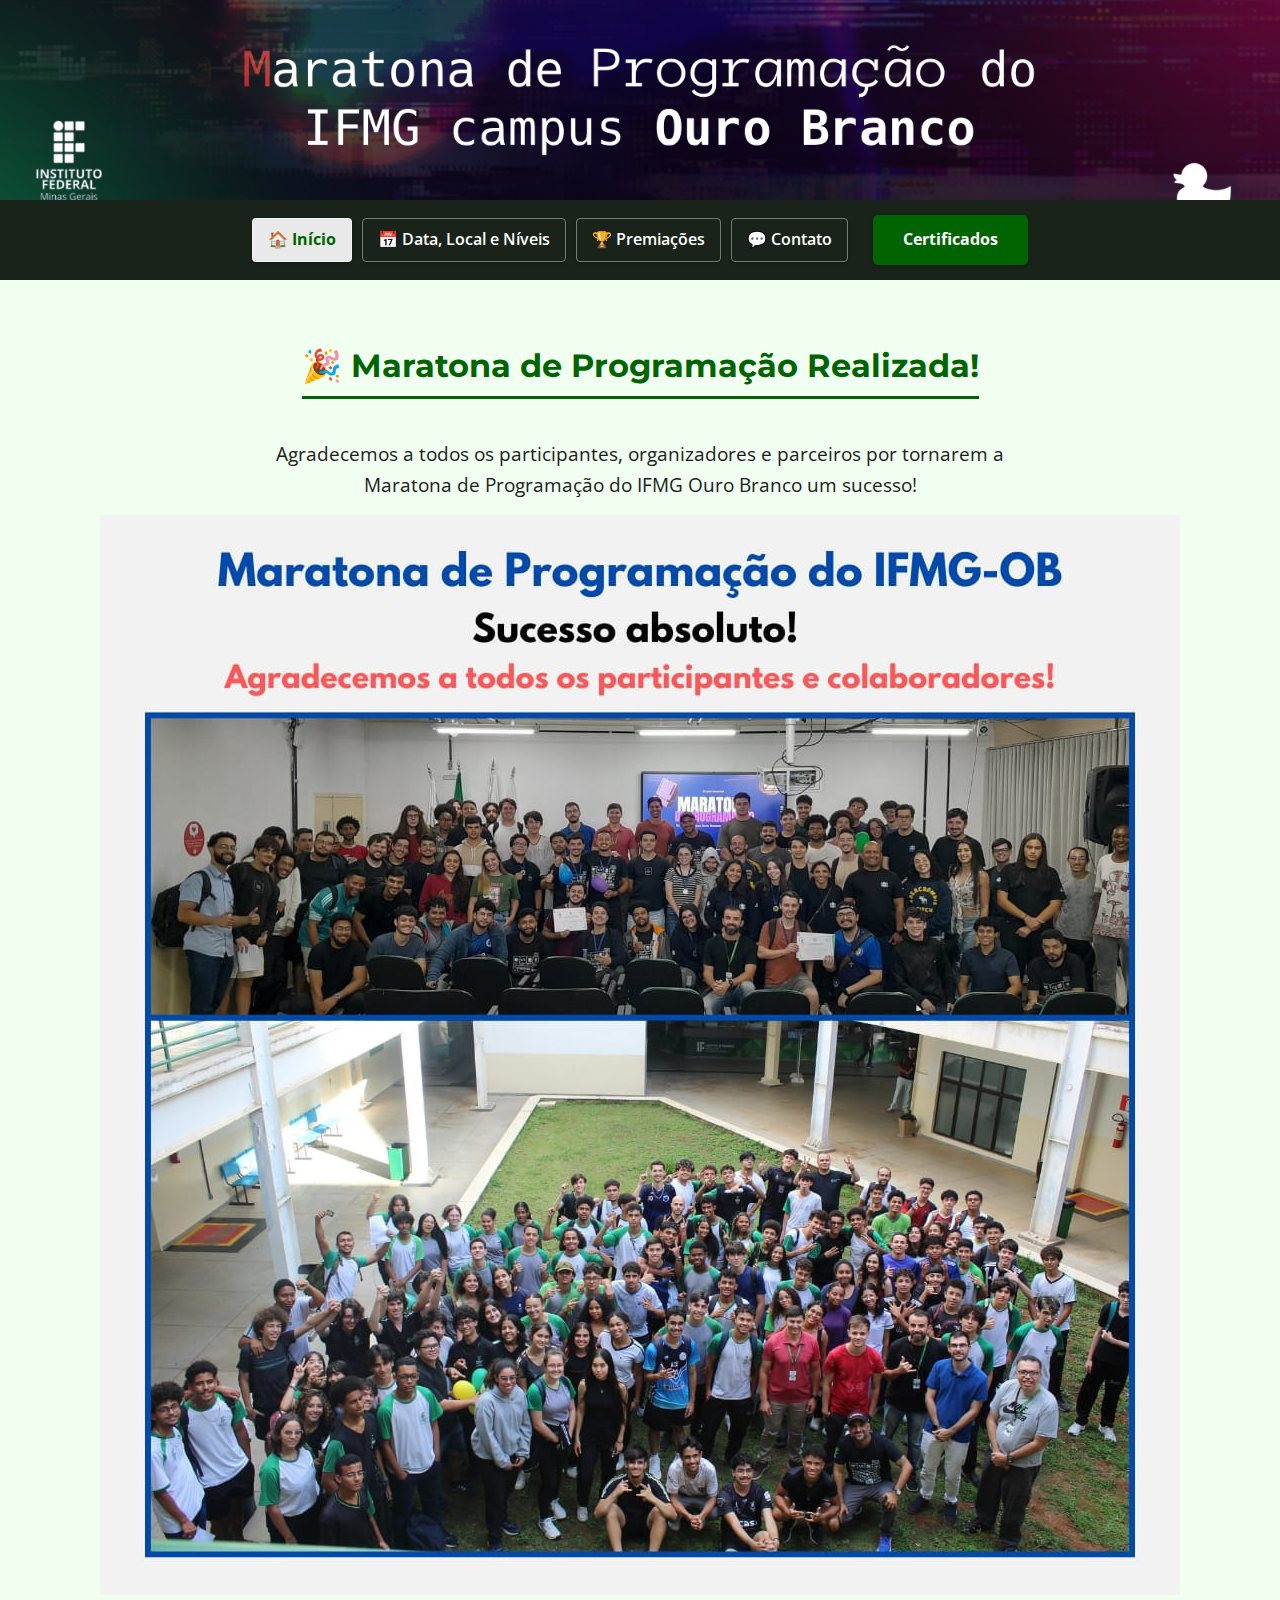
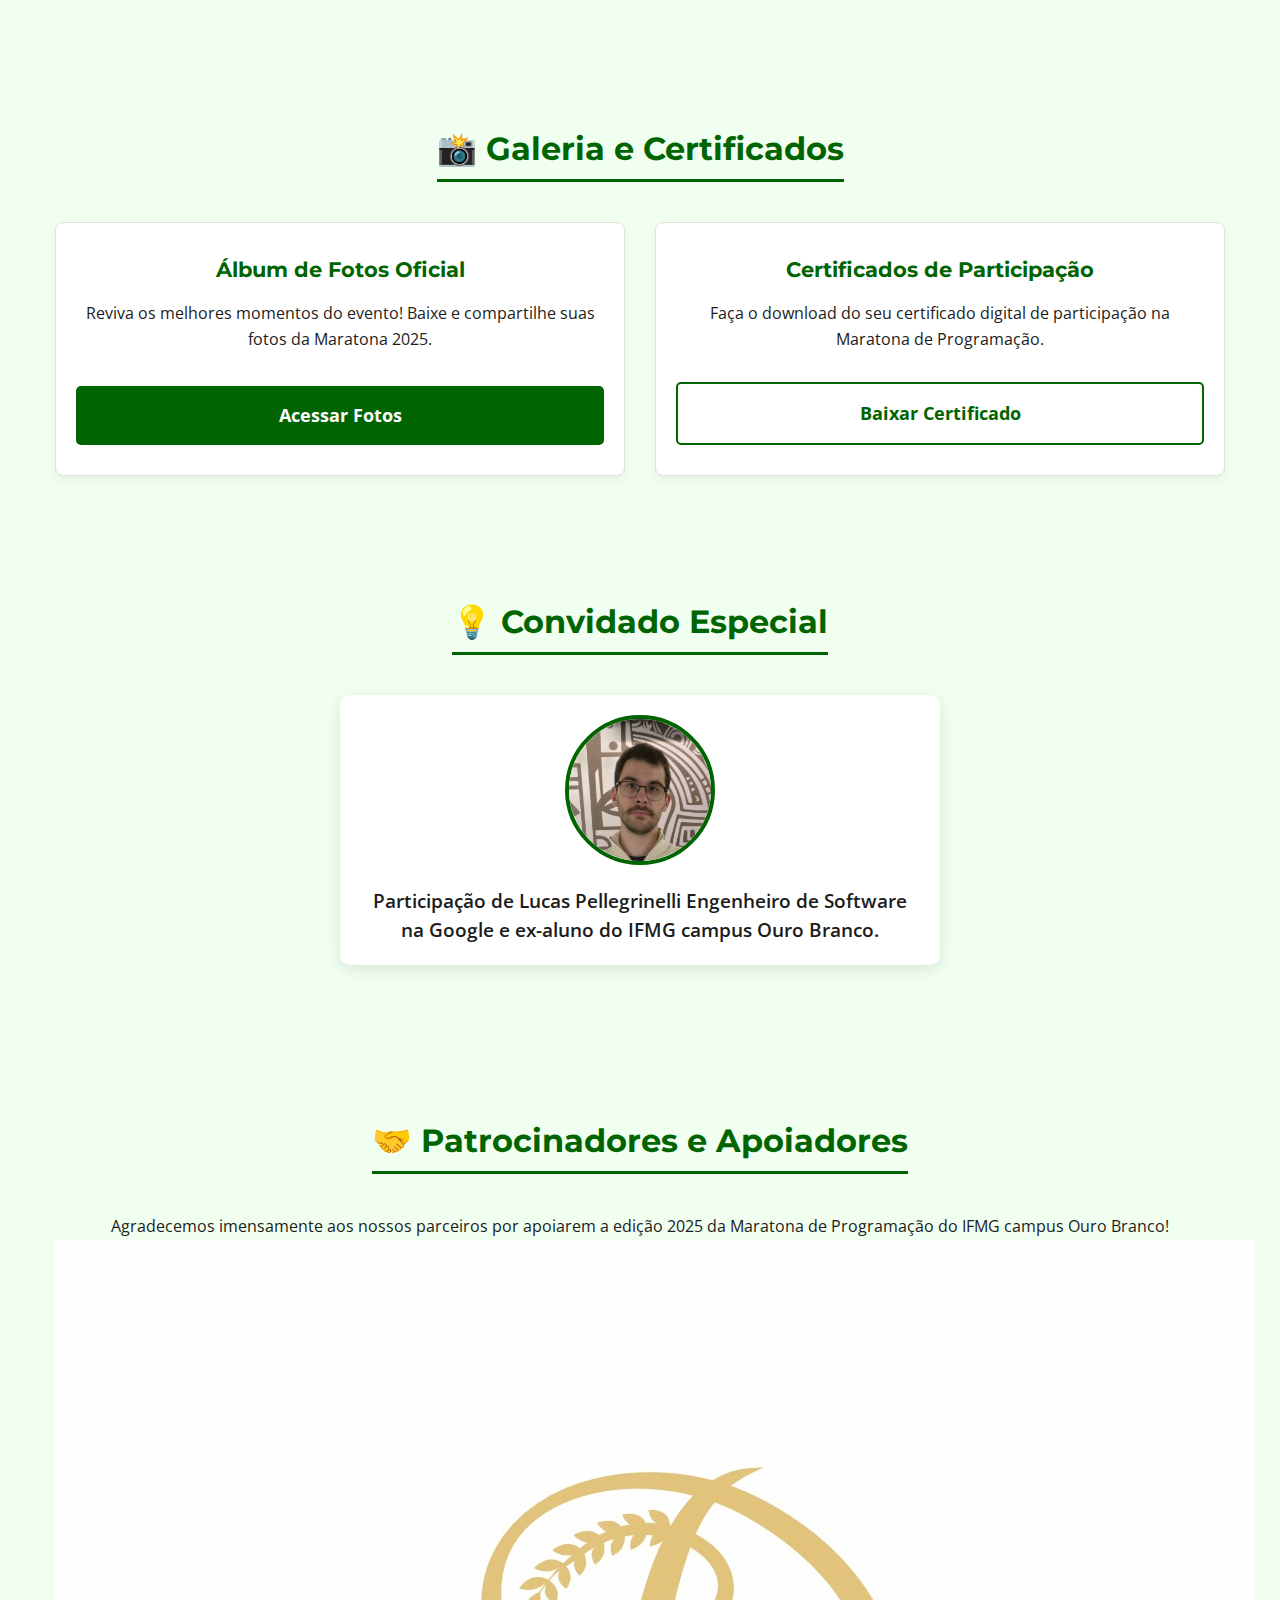
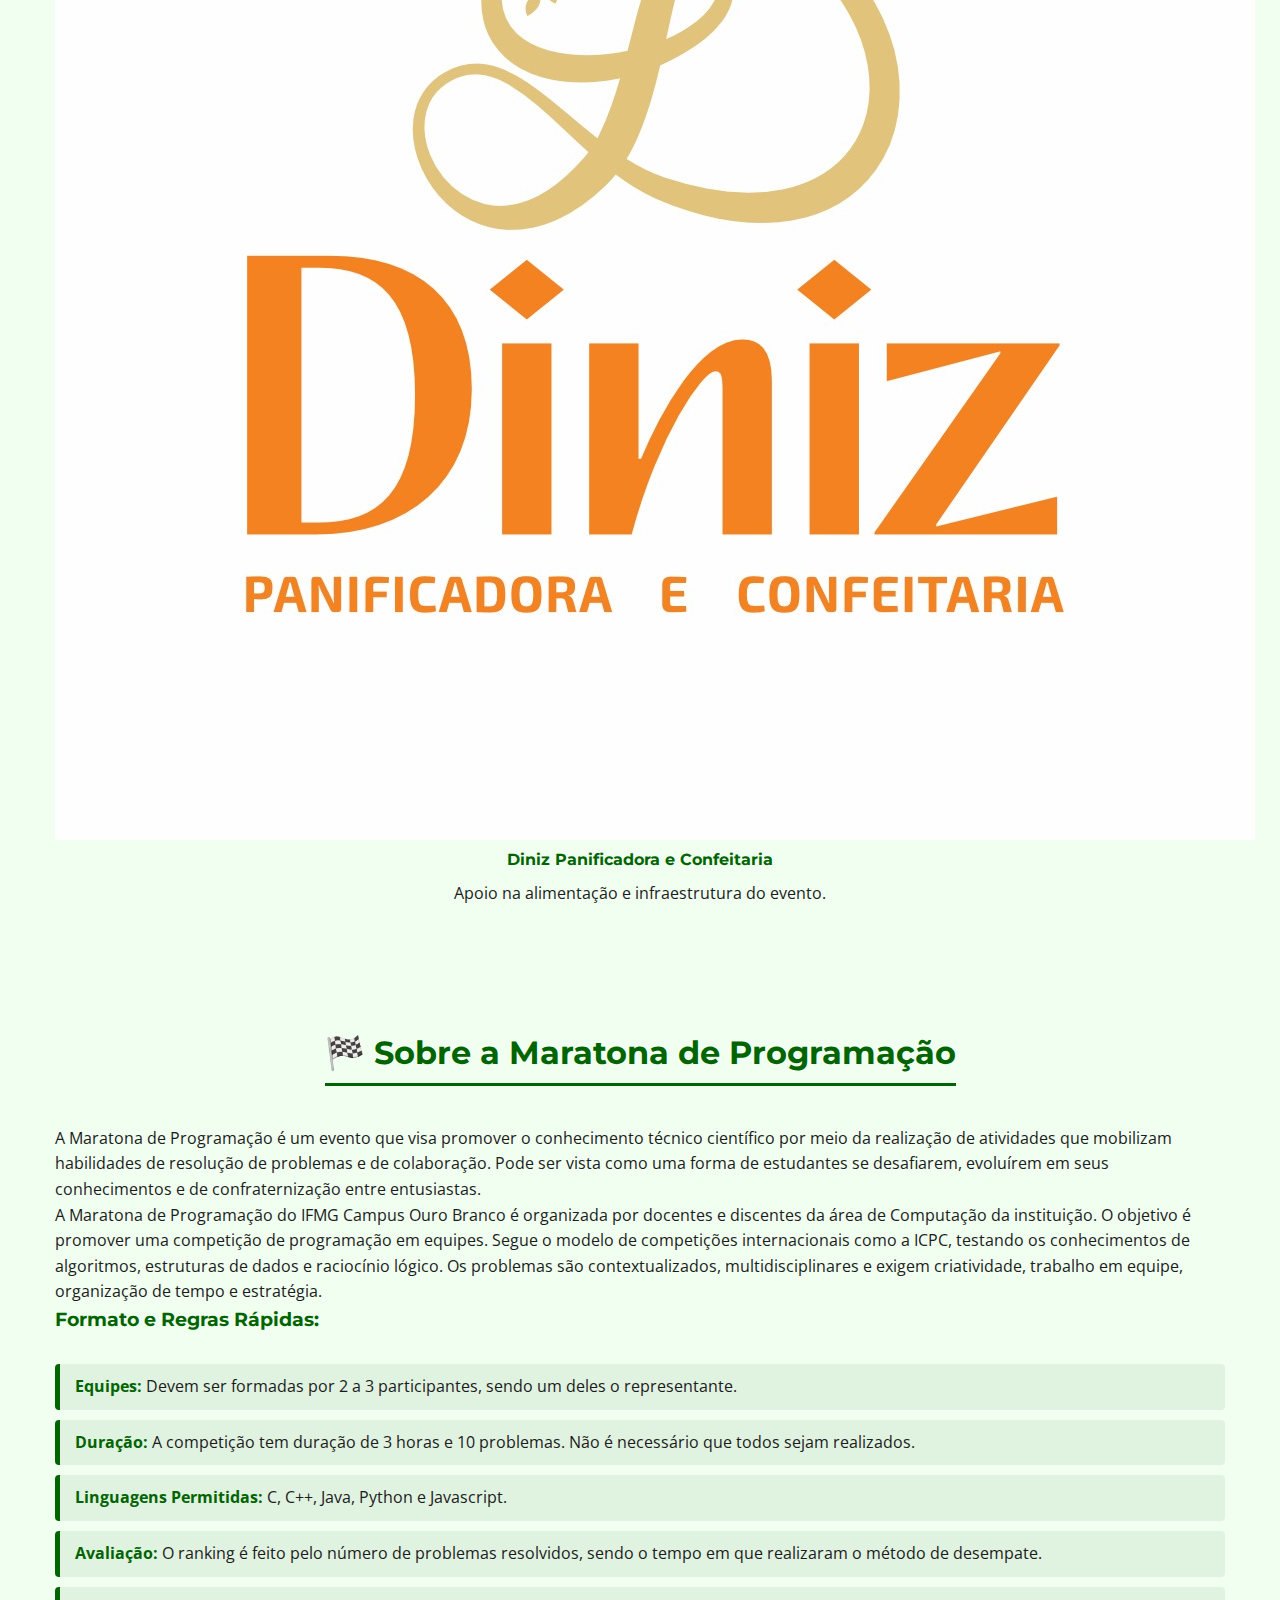
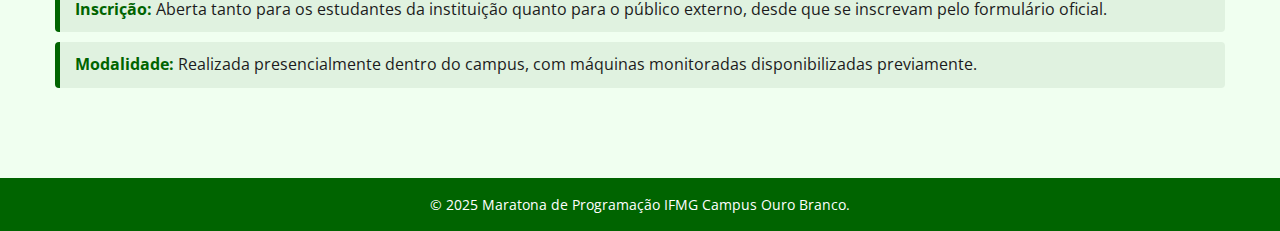
<file: index.html>
<!DOCTYPE html>
<html lang="pt-br">

<head>
    <meta charset="UTF-8">
    <meta name="viewport" content="width=device-width, initial-scale=1.0">
    <title>Maratona de Programação IFMG Campus Ouro Branco</title>
    <link rel="stylesheet" href="css/style.css">
    <link
        href="https://fonts.googleapis.com/css2?family=Montserrat:wght@400;700&family=Open+Sans:wght@400;600&display=swap"
        rel="stylesheet">
</head>

<body>

    <header class="main-header home-bg">
        <div class="header-image-area">
        </div>
        <div class="header-nav-area">
            <nav class="container">
                <a href="index.html" class="active">🏠 Início</a>
                <a href="detalhes.html">📅 Data, Local e Níveis</a>
                <a href="premiacoes.html">🏆 Premiações</a>
                <a href="contato.html">💬 Contato</a>
                <a href="https://drive.google.com/drive/folders/1lo5NjNaKHK-Z8tUxMZkdVVdWKNUpqQ6n" target="_blank"
                    class="btn-primary cta-nav">Certificados</a>
            </nav>
        </div>
    </header>

    <section id="saudacao" class="section bg-light text-center">
        <div class="container">
            <h2>🎉 Maratona de Programação Realizada!</h2>
            <p style="font-size: 1.2em; max-width: 800px; margin: 15px auto;">Agradecemos a todos os participantes,
                organizadores e parceiros por tornarem a Maratona de Programação do IFMG Ouro Branco um sucesso!</p>

            <img src="assets/publico_maratona.jpeg" alt="Público da Maratona de Programação IFMG Ouro Branco 2025"
                class="foto-evento-destaque">
                
        </div>
    </section>

        <section id="recursos-pos-evento" class="section">
        <div class="container text-center">
            <h2>📸 Galeria e Certificados</h2>

            <div class="links-grid">

                <div class="link-item highlight-pos">
                    <h3>Álbum de Fotos Oficial</h3>
                    <p>Reviva os melhores momentos do evento! Baixe e compartilhe suas fotos da Maratona 2025.</p>
                    <a href="https://drive.google.com/drive/folders/1Bll98C5mBG1MJ1i-xMdvlQkh6DPrImPf" target="_blank"
                        class="btn-primary btn-large">Acessar Fotos</a>
                </div>

                <div class="link-item highlight-pos">
                    <h3>Certificados de Participação</h3>
                    <p>Faça o download do seu certificado digital de participação na Maratona de Programação.</p>
                    <a href="https://drive.google.com/drive/folders/1lo5NjNaKHK-Z8tUxMZkdVVdWKNUpqQ6n" target="_blank"
                        class="btn-secondary btn-large">Baixar Certificado</a>
                </div>

            </div>
        </div>
    </section>

    <section id="convidado" class="section bg-light">
        <div class="container text-center">
            <h2>💡 Convidado Especial</h2>

            <div class="card-convidado">
                <img src="assets/lucas-pellegrinelli.jpeg" alt="Foto de Lucas Pellegrinelli" class="foto-convidado">

                <p class="descricao-convidado">
                    Participação de Lucas Pellegrinelli Engenheiro de Software na Google e ex-aluno do IFMG campus Ouro
                    Branco.
                </p>
            </div>
        </div>
    </section>

    <section id="patrocinadores" class="section bg-light">
        <div class="container text-center">
            <h2>🤝 Patrocinadores e Apoiadores</h2>

            <p>Agradecemos imensamente aos nossos parceiros por apoiarem a edição 2025 da Maratona de Programação do
                IFMG campus Ouro Branco!</p>

            <div class="patrocinadores-grid">

                <div class="patrocinador-card">
                    <img src="assets/logo-diniz.jpeg" alt="Logo da Diniz Panificadora e Confeitaria"
                        class="logo-patrocinador">
                    <h4>Diniz Panificadora e Confeitaria</h4>
                    <p>Apoio na alimentação e infraestrutura do evento.</p>
                </div>

            </div>
        </div>
    </section>

       <section id="sobre" class="section">
        <div class="container">
            <h2>🏁 Sobre a Maratona de Programação</h2>

            <p>A Maratona de Programação é um evento que visa promover o conhecimento técnico científico por meio da
                realização de atividades que mobilizam habilidades de resolução de problemas e de colaboração. Pode ser
                vista como uma forma de estudantes se desafiarem, evoluírem em seus conhecimentos e de confraternização
                entre entusiastas.</p>

            <p>A Maratona de Programação do IFMG Campus Ouro Branco é organizada por docentes e discentes da área de
                Computação da instituição. O objetivo é promover uma competição de programação em equipes. Segue o
                modelo de competições internacionais como a ICPC, testando os conhecimentos de algoritmos, estruturas de
                dados e raciocínio lógico. Os problemas são contextualizados, multidisciplinares e exigem criatividade,
                trabalho em equipe, organização de tempo e estratégia.</p>

            <h3>Formato e Regras Rápidas:</h3>

            <ul>
                <li><strong>Equipes:</strong> Devem ser formadas por 2 a 3 participantes, sendo um deles o
                    representante.</li>
                <li><strong>Duração:</strong> A competição tem duração de 3 horas e 10 problemas. Não é necessário que
                    todos sejam realizados.</li>
                <li><strong>Linguagens Permitidas:</strong> C, C++, Java, Python e Javascript.</li>
                <li><strong>Avaliação:</strong> O ranking é feito pelo número de problemas resolvidos, sendo o tempo em
                    que realizaram o método de desempate.</li>
                <li><strong>Inscrição:</strong> Aberta tanto para os estudantes da instituição quanto para o público
                    externo, desde que se inscrevam pelo formulário oficial.</li>
                <li><strong>Modalidade:</strong> Realizada presencialmente dentro do campus, com máquinas monitoradas
                    disponibilizadas previamente.</li>
            </ul>

        </div>
    </section>

    <footer>
        <p>&copy; 2025 Maratona de Programação IFMG Campus Ouro Branco.</p>
    </footer>
</body>

</html>
</file>
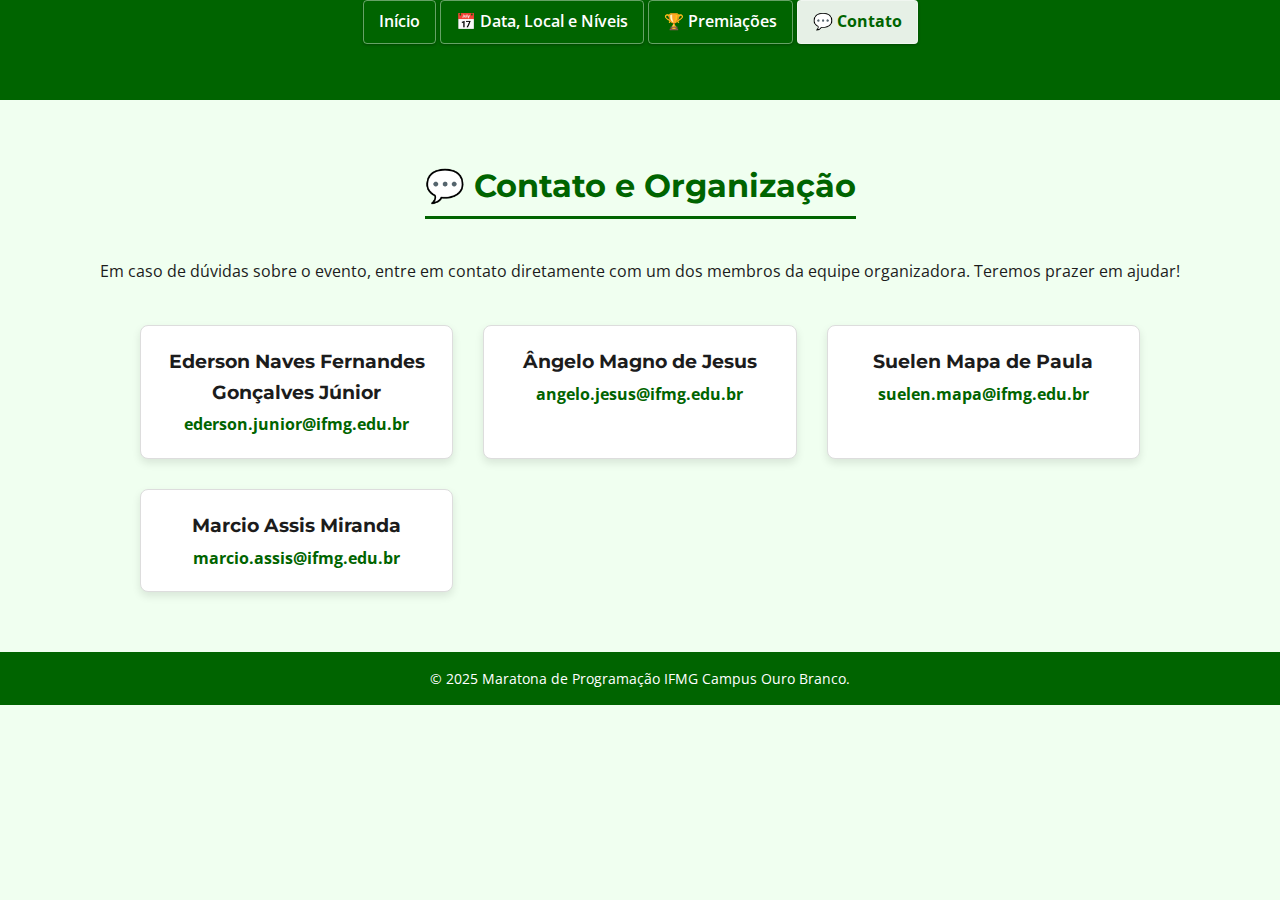
<file: contato.html>
<!DOCTYPE html>
<html lang="pt-br">
<head>
    <meta charset="UTF-8">
    <meta name="viewport" content="width=device-width, initial-scale=1.0">
    <title>Contato | Maratona IFMG Ouro Branco</title>
    <link rel="stylesheet" href="css/style.css">
    <link href="https://fonts.googleapis.com/css2?family=Montserrat:wght@400;700&family=Open+Sans:wght@400;600&display=swap" rel="stylesheet">
</head>
<body>
    <header class="main-header">
        <div class="container">
            <h1>Maratona de Programação</h1>
            <h2>IFMG Campus Ouro Branco</h2>
            <nav>
                <a href="index.html">Início</a>
                <a href="detalhes.html">📅 Data, Local e Níveis</a>
                <a href="premiacoes.html">🏆 Premiações</a>
                <a href="contato.html" class="active">💬 Contato</a>
            </nav>
        </div>
    </header>

    <section id="contato" class="section bg-light">
        <div class="container">
            <h2>💬 Contato e Organização</h2>

            <p class="text-center">Em caso de dúvidas sobre o evento, entre em contato diretamente com um dos membros da equipe organizadora. Teremos prazer em ajudar!</p>

            <div class="organizadores-grid">
                
                <div class="organizador-card">
                    <h3>Ederson Naves Fernandes Gonçalves Júnior</h3>
                    <a href="mailto:ederson.junior@ifmg.edu.br">ederson.junior@ifmg.edu.br</a>
                </div>
                
                <div class="organizador-card">
                    <h3>Ângelo Magno de Jesus</h3>
                    <a href="mailto:angelo.jesus@ifmg.edu.br">angelo.jesus@ifmg.edu.br</a>
                </div>

                <div class="organizador-card">
                    <h3>Suelen Mapa de Paula</h3>
                    <a href="mailto:suelen.mapa@ifmg.edu.br">suelen.mapa@ifmg.edu.br</a>
                </div>

                <div class="organizador-card">
                    <h3>Marcio Assis Miranda</h3>
                    <a href="mailto:marcio.assis@ifmg.edu.br">marcio.assis@ifmg.edu.br</a>
                </div>
            </div>
        </div>
    </section>

    <footer>
        <p>&copy; 2025 Maratona de Programação IFMG Campus Ouro Branco.</p>
    </footer>
</body>
</html>
</file>
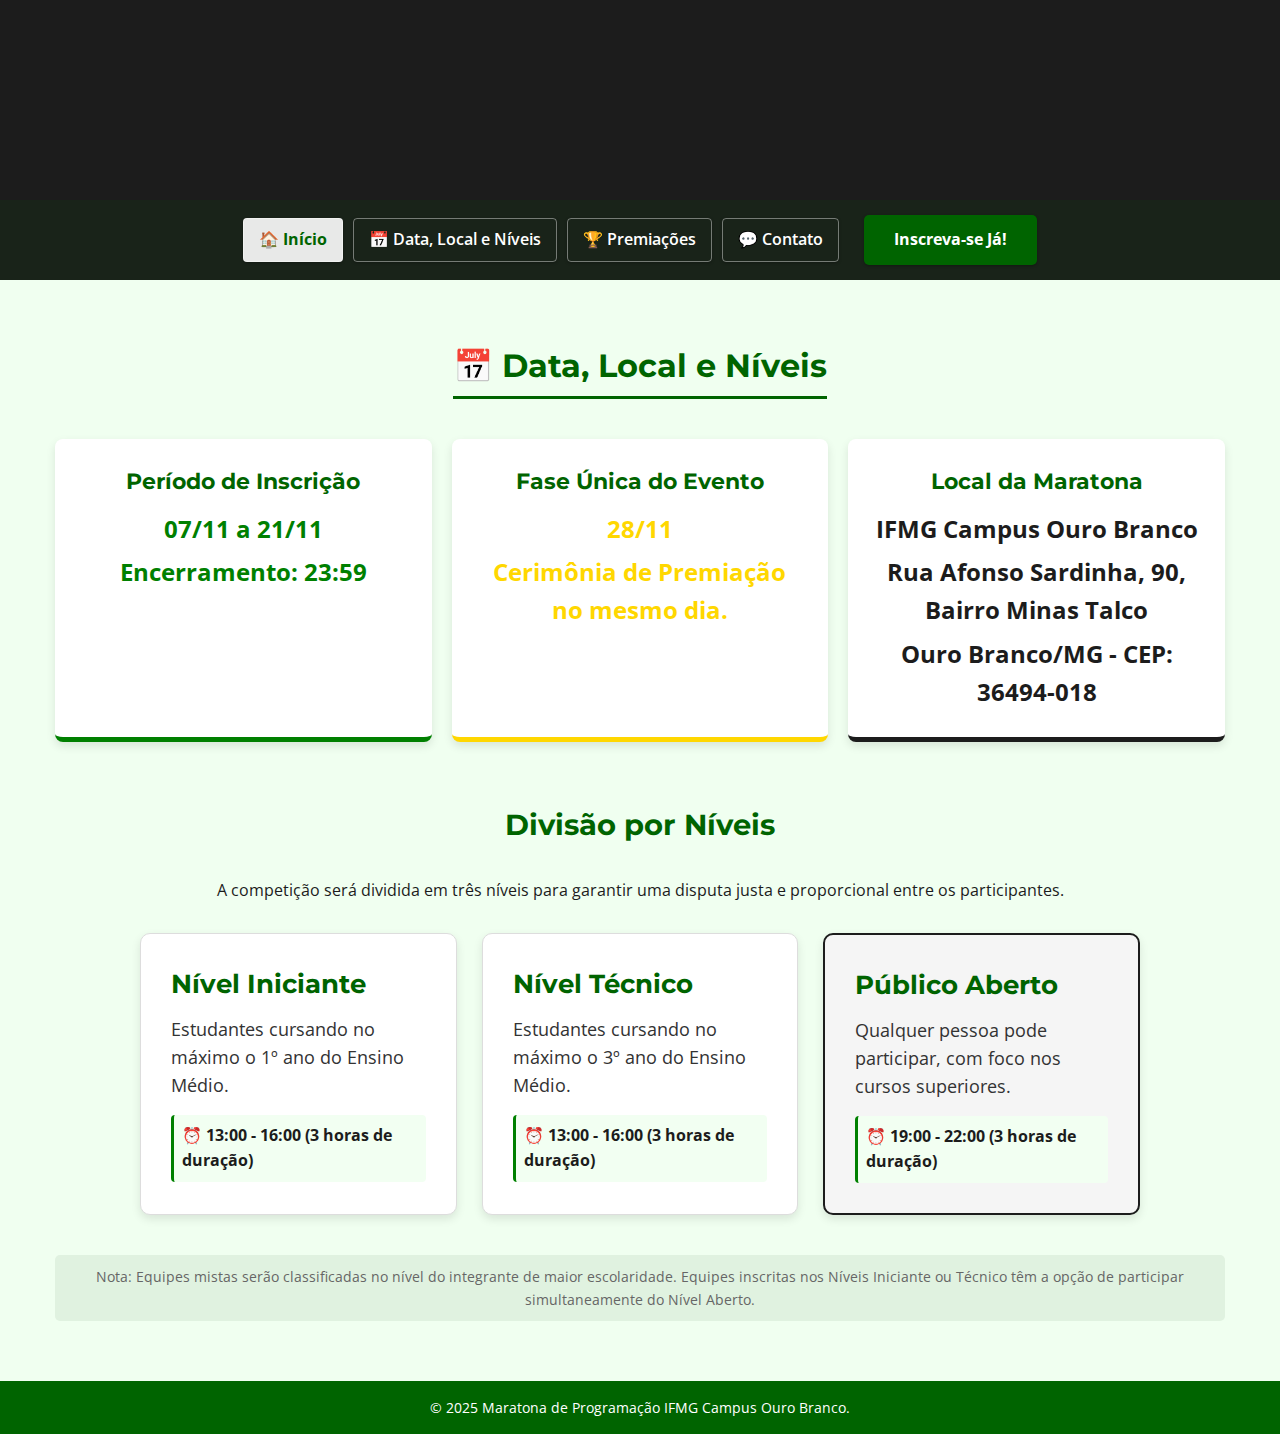
<file: detalhes.html>
<!DOCTYPE html>
<html lang="pt-br">
<head>
    <meta charset="UTF-8">
    <meta name="viewport" content="width=device-width, initial-scale=1.0">
    <title>Detalhes | Maratona IFMG Ouro Branco</title>
    <link rel="stylesheet" href="css/style.css">
    <link href="https://fonts.googleapis.com/css2?family=Montserrat:wght@400;700&family=Open+Sans:wght@400;600&display=swap" rel="stylesheet">
</head>
<body>

    <header class="main-header">
    <div class="header-image-area">
        </div>

    <div class="header-nav-area">
        <nav class="container">
            <a href="index.html" class="active">🏠 Início</a> 
            <a href="detalhes.html">📅 Data, Local e Níveis</a>
            <a href="premiacoes.html">🏆 Premiações</a>
            <a href="contato.html">💬 Contato</a>
            <a href="https://docs.google.com/forms/d/e/1FAIpQLSeuQUlhc95-racbvlyF35RNhEbnBVcaZll8oMmSsWfQsNeRuQ/viewform" target="_blank" class="btn-primary cta-nav">Inscreva-se Já!</a>
        </nav>
    </div>
</header>

    <section id="detalhes" class="section bg-light">
        <div class="container">
            <h2 class="text-center">📅 Data, Local e Níveis</h2>
            
            <div class="calendario-grid">
                <div class="data-card destaque-inscricao">
                    <h3>Período de Inscrição</h3>
                    <p>07/11 a 21/11</p>
                    <p class="horario-final">Encerramento: 23:59</p>
                </div>
                
                <div class="data-card destaque-evento">
                    <h3>Fase Única do Evento</h3>
                    <p>28/11</p>
                    <p class="horario-final">Cerimônia de Premiação no mesmo dia.</p>
                </div>

                <div class="data-card destaque-local">
                    <h3>Local da Maratona</h3>
                    <p>IFMG Campus Ouro Branco</p>
                    <p class="endereco-completo">Rua Afonso Sardinha, 90, Bairro Minas Talco</p>
                    <p class="endereco-completo">Ouro Branco/MG - CEP: 36494-018</p>
                </div>
            </div>

            <h3 class="subtitulo-secao">Divisão por Níveis</h3>
            <p class="text-center">A competição será dividida em três níveis para garantir uma disputa justa e proporcional entre os participantes.</p>
            
            <div class="niveis-grid">
                
                <div class="nivel-card">
                    <h4>Nível Iniciante</h4>
                    <p class="requisito">Estudantes cursando no máximo o 1º ano do Ensino Médio.</p>
                    <p class="horario-nivel">⏰ 13:00 - 16:00 (3 horas de duração)</p>
                </div>

                <div class="nivel-card">
                    <h4>Nível Técnico</h4>
                    <p class="requisito">Estudantes cursando no máximo o 3º ano do Ensino Médio.</p>
                    <p class="horario-nivel">⏰ 13:00 - 16:00 (3 horas de duração)</p>
                </div>

                <div class="nivel-card destaque-aberto">
                    <h4>Público Aberto</h4>
                    <p class="requisito">Qualquer pessoa pode participar, com foco nos cursos superiores.</p>
                    <p class="horario-nivel">⏰ 19:00 - 22:00 (3 horas de duração)</p>
                </div>

            </div>
            
            <small class="nota-geral">Nota: Equipes mistas serão classificadas no nível do integrante de maior escolaridade. Equipes inscritas nos Níveis Iniciante ou Técnico têm a opção de participar simultaneamente do Nível Aberto.</small>
            
        </div>
    </section>

    <footer>
        <p>&copy; 2025 Maratona de Programação IFMG Campus Ouro Branco.</p>
    </footer>
</body>
</html>
</file>
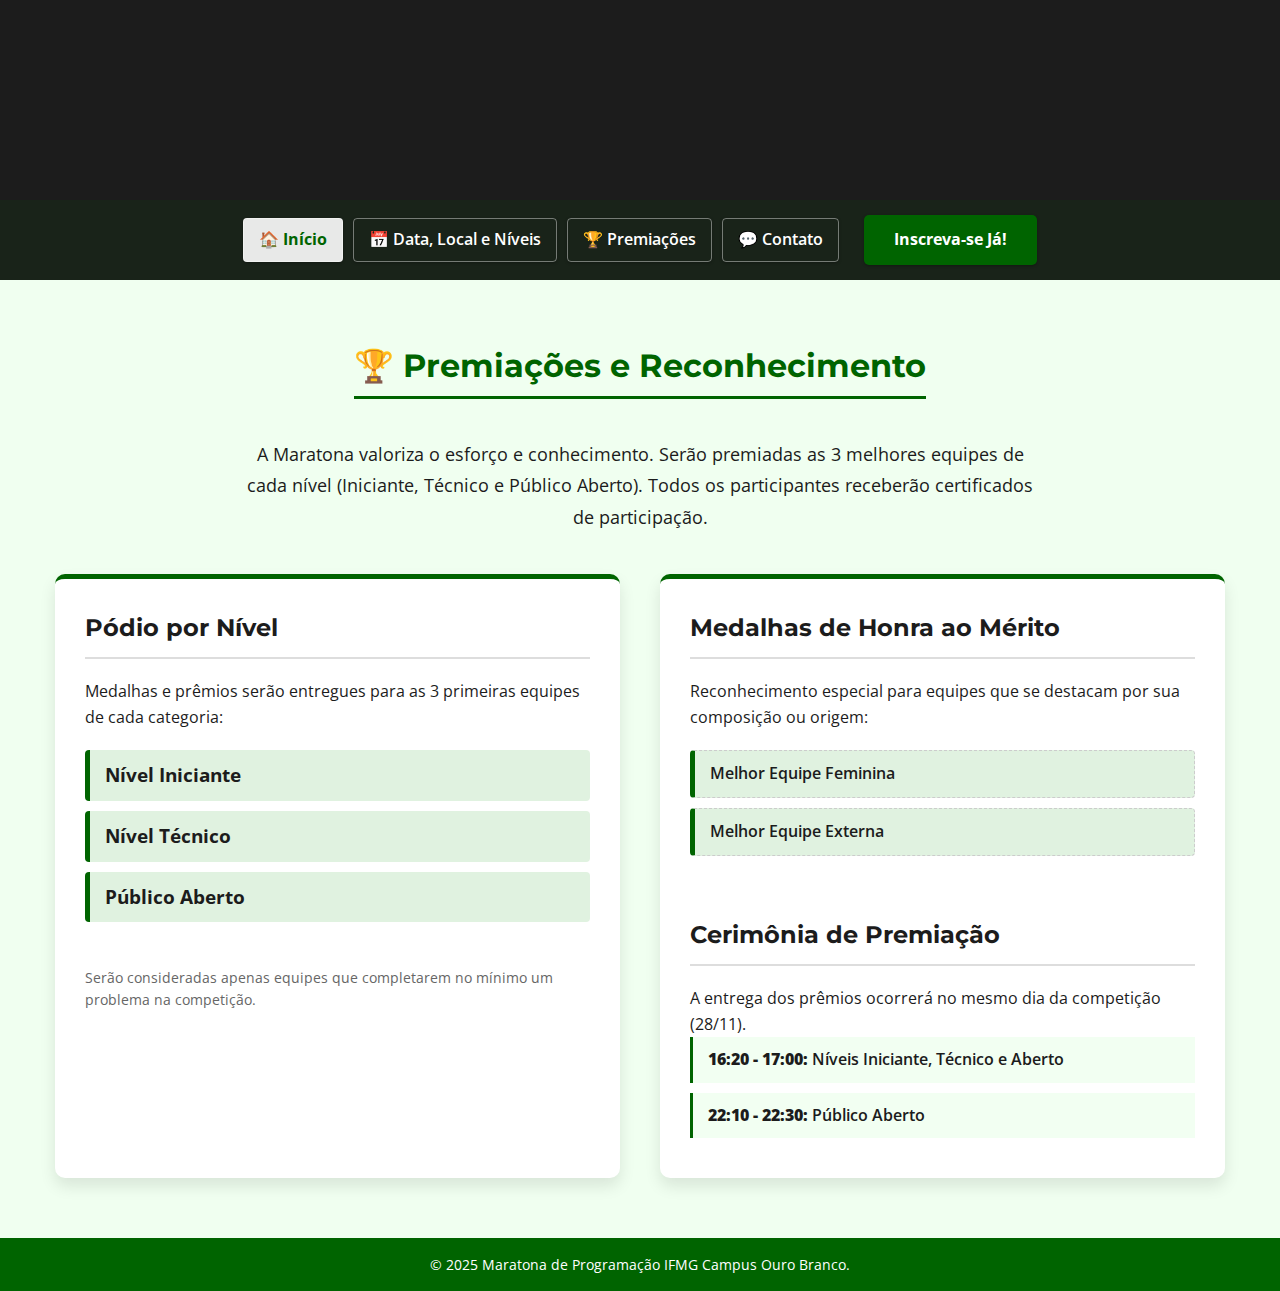
<file: premiacoes.html>
<!DOCTYPE html>
<html lang="pt-br">
<head>
    <meta charset="UTF-8">
    <meta name="viewport" content="width=device-width, initial-scale=1.0">
    <title>Premiações | Maratona IFMG Ouro Branco</title>
    <link rel="stylesheet" href="css/style.css">
    <link href="https://fonts.googleapis.com/css2?family=Montserrat:wght@400;700&family=Open+Sans:wght@400;600&display=swap" rel="stylesheet">
</head>
<body>
<header class="main-header">
    <div class="header-image-area">
        </div>

    <div class="header-nav-area">
        <nav class="container">
            <a href="index.html" class="active">🏠 Início</a> 
            <a href="detalhes.html">📅 Data, Local e Níveis</a>
            <a href="premiacoes.html">🏆 Premiações</a>
            <a href="contato.html">💬 Contato</a>
            <a href="https://docs.google.com/forms/d/e/1FAIpQLSeuQUlhc95-racbvlyF35RNhEbnBVcaZll8oMmSsWfQsNeRuQ/viewform" target="_blank" class="btn-primary cta-nav">Inscreva-se Já!</a>
        </nav>
    </div>
</header>

    <section id="premiacao" class="section bg-light">
        <div class="container">
            <h2 class="text-center">🏆 Premiações e Reconhecimento</h2>

            <p class="text-center large-text">A Maratona valoriza o esforço e conhecimento. Serão premiadas as 3 melhores equipes de cada nível (Iniciante, Técnico e Público Aberto). Todos os participantes receberão certificados de participação.</p>

            <div class="grid-premiacao">
                
                <div class="card-premiacao destaque-niveis">
                    <h3>Pódio por Nível</h3>
                    <p>Medalhas e prêmios serão entregues para as 3 primeiras equipes de cada categoria:</p>
                    
                    <ul class="medal-tier-list">
                        <li>Nível Iniciante</li>
                        <li>Nível Técnico</li>
                        <li>Público Aberto</li>
                    </ul>

                    <p class="small-info">Serão consideradas apenas equipes que completarem no mínimo um problema na competição.</p>
                </div>

                <div class="card-premiacao destaque-honra">
                    <h3>Medalhas de Honra ao Mérito</h3>
                    <p>Reconhecimento especial para equipes que se destacam por sua composição ou origem:</p>
                    
                    <ul class="honra-list">
                        <li>Melhor Equipe Feminina</li>
                        <li>Melhor Equipe Externa</li>
                    </ul>
                    
                    <h3>Cerimônia de Premiação</h3>
                    <p>A entrega dos prêmios ocorrerá no mesmo dia da competição (28/11).</p>

                    <div class="horarios-premiacao">
                        <p><strong>16:20 - 17:00:</strong> Níveis Iniciante, Técnico e Aberto</p>
                        <p><strong>22:10 - 22:30:</strong> Público Aberto</p>
                    </div>
                </div>

            </div>
            
        </div>
    </section>

    <footer>
        <p>&copy; 2025 Maratona de Programação IFMG Campus Ouro Branco.</p>
    </footer>
</body>
</html>
</file>
<file: css/style.css>
/* 1. RESET E VARIÁVEIS */
* {
    margin: 0;
    padding: 0;
    box-sizing: border-box;
}

:root {
    --color-primary: #006400;
    --color-secondary: #1C1C1C;
    --color-background: #F0FFF0;
    --color-text-light: #FFFFFF;
}

/* 2. BASE E TIPOGRAFIA */
body {
    font-family: 'Open Sans', sans-serif;
    line-height: 1.6;
    background-color: var(--color-background);
    color: var(--color-secondary);
}

h1,
h2,
h3,
h4 {
    font-family: 'Montserrat', sans-serif;
    color: var(--color-primary);
    margin-bottom: 0.5em;
}

.text-center {
    text-align: center;
}

/* 3. LAYOUT GERAL */
.container {
    max-width: 1200px;
    margin: 0 auto;
    padding: 0 15px;
}

.section {
    padding: 60px 0;
}

.bg-light {
    background-color: var(--color-background);
}


/* 4. CABEÇALHO E NAVEGAÇÃO (FINAL) */

.main-header {
    display: flex;
    flex-direction: column;
    width: 100%;
    margin: 0 auto;
    background-color: var(--color-primary);
    min-height: 100px;
}

.main-header h1, .main-header h2 {
    color: transparent; 
    visibility: hidden; 
    height: 0;
    margin: 0;
    padding: 0;
}

/* ESTILO DA IMAGEM E CAIXA DE FUNDO */
.header-image-area {
    /* Altura Padrão (Desktop): Ajustada para mostrar bem a imagem 1600x400 */
    min-height: 200px; /* Valor seguro para desktop */
    width: 100%;
    background-color: var(--color-secondary);
    
    background-size: cover;
    background-repeat: no-repeat;
    background-position: center center; /* Centraliza vertical e horizontalmente */
}

/* Aplica a imagem de fundo em todas as páginas */
.main-header.home-bg .header-image-area {
    background-image: url('../assets/header-bg.png');
}

/* ÁREA DE NAVEGAÇÃO */
.header-nav-area {
    background-color: rgba(28, 28, 28, 0.9); /* Fundo escuro sutil e uniforme */
    padding: 15px 0;
    width: 100%;
}

.header-nav-area nav {
    display: flex;
    justify-content: center; 
    align-items: center;
    gap: 10px; 
}

/* ESTILO DOS BOTÕES (DESKTOP) */
nav a {
    color: var(--color-text-light);
    text-decoration: none;
    padding: 8px 15px;
    border-radius: 4px;
    transition: background-color 0.2s, color 0.2s;
    display: inline-block;
    font-weight: 600;
    border: 1px solid rgba(255, 255, 255, 0.4);
    box-shadow: 0 1px 3px rgba(0, 0, 0, 0.3);
    white-space: nowrap; 
}

nav a.active {
    background-color: rgba(255, 255, 255, 0.9); 
    color: var(--color-primary); 
    font-weight: 700;
}

.cta-nav {
    background-color: #ffd700; 
    color: var(--color-secondary);
    font-weight: 700 !important;
    margin-left: 15px;
    padding: 10px 18px;
    border: none !important;
}


@media (max-width: 768px) {
    
    /* Altura reduzida para mobile (sobrescreve o desktop) */
    .main-header.home-bg .header-image-area {
        min-height: 120px; 
        background-position: center 30%;
    }

    /* O menu se torna um container quebra-linha */
    .header-nav-area nav {
        flex-wrap: wrap; 
        gap: 8px; 
        padding: 0 10px; 
    }

    /* Reduz o tamanho dos botões */
    nav a {
        padding: 6px 10px; 
        font-size: 0.85em; 
        margin: 0; 
    }

    /* Reduz o botão CTA e o força a quebrar a linha */
    .cta-nav {
        margin-left: 0;
        padding: 8px 15px; 
        width: 100%; 
        order: 10; 
        margin-top: 5px;
    }
}


/* 5. SEÇÃO HERO (DESTAQUE) */
.hero {
    background-color: var(--color-secondary);
    color: var(--color-text-light);
    text-align: center;
    padding: 40px 0;
}

.hero h3 {
    color: #ffd700;
    font-size: 2em;
    margin-bottom: 15px;
}

.hero p {
    font-size: 1.2em;
    margin-bottom: 25px;
}

/* 6. BOTÕES E LINKS */
.btn-primary {
    display: inline-block;
    background-color: var(--color-primary);
    color: var(--color-text-light);
    padding: 12px 30px;
    text-decoration: none;
    border-radius: 5px;
    font-weight: bold;
    transition: background-color 0.3s ease;
}

.btn-primary:hover {
    background-color: #008000;
}

.btn-secondary {
    display: inline-block;
    background-color: transparent;
    color: var(--color-primary);
    border: 2px solid var(--color-primary);
    padding: 12px 30px;
    text-decoration: none;
    border-radius: 5px;
    font-weight: bold;
    transition: all 0.3s ease;
    margin-top: 10px;
}

.btn-secondary:hover {
    background-color: var(--color-primary);
    color: var(--color-text-light);
}

.btn-large {
    padding: 15px 35px;
    font-size: 1.1em;
}

/* 7. ELEMENTOS DE CONTEÚDO (H2, LISTAS, TABELAS) */
.section h2 {
    display: table;
    margin-left: auto;
    margin-right: auto;
    margin-bottom: 40px;
    font-size: 2em;
    border-bottom: 3px solid var(--color-primary);
    padding-bottom: 5px;
}

.section ul {
    list-style-type: none;
    padding: 20px 0;
}

.section ul li {
    background: #e0f2e0;
    margin-bottom: 10px;
    padding: 10px 15px;
    border-left: 5px solid var(--color-primary);
    border-radius: 4px;
}

.section ul li strong {
    color: var(--color-primary);
}

table {
    width: 100%;
    border-collapse: collapse;
    margin-top: 20px;
    text-align: left;
}

table th,
table td {
    padding: 12px 15px;
    border: 1px solid #ddd;
}

table thead tr {
    background-color: var(--color-primary);
    color: var(--color-text-light);
}

table tbody tr:nth-child(even) {
    background-color: #f2f2f2;
}

table tbody tr:hover {
    background-color: #e6e6e6;
}

.block-info {
    display: block;
    margin-top: 15px;
    color: #666;
    font-size: 0.85em;
}

/* 8. GRIDS E CARDS */

/* Regulamento/Inscrição Grid */
.links-grid {
    display: grid;
    grid-template-columns: repeat(auto-fit, minmax(280px, 1fr));
    gap: 30px;
    margin-top: 40px;
}

.link-item {
    background-color: #ffffff;
    border: 1px solid #e0e0e0;
    padding: 30px 20px;
    border-radius: 8px;
    text-align: center;
    box-shadow: 0 4px 10px rgba(0, 0, 0, 0.05);
    height: 100%;
    display: flex;
    flex-direction: column;
    justify-content: space-between;
}

.link-item h3 {
    font-size: 1.3em;
    color: var(--color-primary);
    margin-bottom: 15px;
}

.link-item p {
    flex-grow: 1;
    margin-bottom: 20px;
}

.link-item.highlight {
    background-color: #f2fff2;
    border-color: #008000;
    border-width: 2px;
}

/* Organizadores Grid */
.organizadores-grid {
    display: grid;
    grid-template-columns: repeat(auto-fit, minmax(280px, 1fr));
    gap: 30px;
    margin-top: 40px;
    max-width: 1000px;
    margin-left: auto;
    margin-right: auto;
}

.organizador-card {
    background-color: #ffffff;
    border: 1px solid #ddd;
    padding: 20px;
    border-radius: 8px;
    text-align: center;
    box-shadow: 0 4px 8px rgba(0, 0, 0, 0.1);
    transition: transform 0.2s;
}

.organizador-card:hover {
    transform: translateY(-5px);
    box-shadow: 0 6px 12px rgba(0, 0, 0, 0.15);
}

.organizador-card h3 {
    color: var(--color-secondary);
    font-size: 1.2em;
    margin-bottom: 5px;
}

.organizador-card p {
    font-size: 0.9em;
    color: #555;
    margin-bottom: 10px;
}

.organizador-card a {
    display: block;
    color: var(--color-primary);
    text-decoration: none;
    font-weight: bold;
    margin-top: 5px;
}

.organizador-card a:hover {
    text-decoration: underline;
}

/* 9. ESTILOS DE PREMIAÇÃO */
.large-text {
    font-size: 1.1em;
    max-width: 800px;
    margin: 0 auto 40px auto;
    line-height: 1.8;
}

.grid-premiacao {
    display: grid;
    grid-template-columns: repeat(auto-fit, minmax(350px, 1fr));
    gap: 40px;
    margin-top: 20px;
    align-items: stretch;
}

.card-premiacao {
    background-color: #ffffff;
    padding: 30px;
    border-radius: 10px;
    box-shadow: 0 8px 16px rgba(0, 0, 0, 0.1);
    border-top: 5px solid var(--color-primary);
    display: flex;
    flex-direction: column;
}

.card-premiacao h3 {
    color: var(--color-secondary);
    font-size: 1.5em;
    border-bottom: 2px solid #ddd;
    padding-bottom: 10px;
    margin-bottom: 20px;
}

.medal-tier-list {
    list-style: none;
    padding: 0;
}

.medal-tier-list li {
    background: #e0f2e0;
    border-left: 5px solid #ffd700;
    padding: 15px;
    margin-bottom: 10px;
    font-size: 1.2em;
    font-weight: 700;
    color: var(--color-secondary);
    border-radius: 4px;
}

.honra-list {
    list-style: none;
    padding: 0;
    margin-bottom: 30px;
}

.honra-list li {
    background: #f9f9f9;
    padding: 10px;
    margin-bottom: 8px;
    border: 1px dashed #ccc;
    font-weight: 600;
}

.horarios-premiacao p {
    background-color: #f2fff2;
    padding: 10px 15px;
    margin-bottom: 10px;
    border-left: 3px solid var(--color-primary);
    font-weight: 600;
}

.small-info {
    font-size: 0.85em;
    color: #666;
    margin-top: 15px;
    display: block;
}

/* 10. RODAPÉ */
footer {
    background-color: var(--color-primary);
    color: var(--color-text-light);
    text-align: center;
    padding: 15px 0;
    font-size: 0.9em;
}


.subtitulo-secao {
    text-align: center;
    font-size: 1.8em;
    margin-top: 60px;
    margin-bottom: 30px;
}


.calendario-grid {
    display: grid;
    grid-template-columns: repeat(auto-fit, minmax(280px, 1fr));
    gap: 20px;
    margin-bottom: 40px;
}

.data-card {
    background-color: #ffffff;
    padding: 25px;
    border-radius: 8px;
    box-shadow: 0 4px 10px rgba(0, 0, 0, 0.1);
    text-align: center;
}

.data-card h3 {
    font-size: 1.4em;
    margin-bottom: 10px;
}

.data-card p {
    font-size: 1.5em;
    font-weight: 700;
    color: var(--color-secondary);
}

.horario-final,
.endereco-completo {
    font-size: 0.9em;
    font-weight: 400;
    color: #666;
    margin-top: 5px;
}

.destaque-inscricao {
    border-bottom: 5px solid #008000;
}

/* Verde para Inscrição */
.destaque-inscricao p {
    color: #008000;
}

.destaque-evento {
    border-bottom: 5px solid #ffd700;
}

/* Amarelo/Dourado para Evento */
.destaque-evento p {
    color: #ffd700;
}

.destaque-local {
    border-bottom: 5px solid #1C1C1C;
}

/* Preto para Local */
.destaque-local p {
    color: #1C1C1C;
}

/* 2. Níveis Grid */
.niveis-grid {
    display: grid;
    grid-template-columns: repeat(auto-fit, minmax(300px, 1fr));
    gap: 25px;
    margin-top: 30px;
    max-width: 1000px;
    margin-left: auto;
    margin-right: auto;
}

.nivel-card {
    background-color: #ffffff;
    padding: 30px;
    border-radius: 10px;
    box-shadow: 0 4px 10px rgba(0, 0, 0, 0.1);
    border: 1px solid #ddd;
}

.nivel-card h4 {
    font-size: 1.6em;
    margin-bottom: 10px;
    color: var(--color-primary);
}

.requisito {
    font-size: 1.1em;
    margin-bottom: 15px;
    color: #333;
}

.horario-nivel {
    font-weight: 700;
    color: var(--color-secondary);
    background-color: #f2fff2;
    padding: 8px;
    border-radius: 4px;
    border-left: 3px solid #008000;
}

.destaque-aberto {
    border: 2px solid var(--color-secondary);
    background-color: #f5f5f5;
}

.nota-geral {
    display: block;
    text-align: center;
    margin-top: 40px;
    font-size: 0.9em;
    color: #666;
    background-color: #e0f2e0;
    padding: 10px;
    border-radius: 5px;
}

.card-convidado {
    max-width: 600px;
    margin: 30px auto;
    padding: 20px;
    background-color: #ffffff;
    border-radius: 10px;
    box-shadow: 0 4px 15px rgba(0, 0, 0, 0.1);
}

.foto-convidado {
    width: 150px;
    height: 150px;
    border-radius: 50%; /* Torna a imagem redonda */
    object-fit: cover;
    margin-bottom: 15px;
    border: 4px solid var(--color-primary);
}

.descricao-convidado {
    font-size: 1.2em;
    font-weight: 600;
    line-height: 1.5;
    color: var(--color-secondary);
}
</file>
